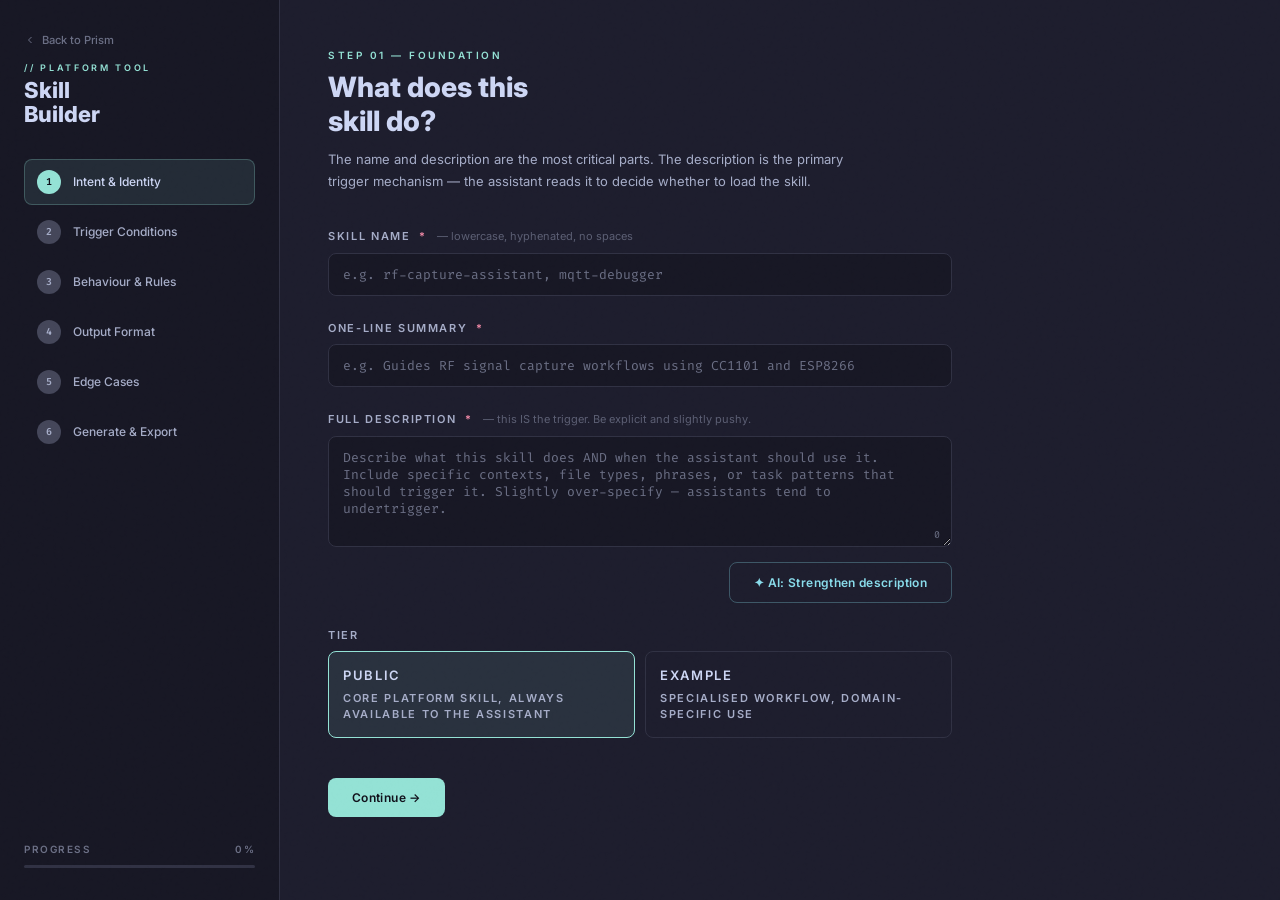
<file: frontend/skill-builder.html>
<!DOCTYPE html>
<html lang="en">
<head>
<meta charset="UTF-8">
<meta name="viewport" content="width=device-width, initial-scale=1.0">
<title>Skill Builder</title>
<link href="https://fonts.googleapis.com/css2?family=Fira+Code:wght@400;500;600&family=Inter:wght@400;500;600;700;800&display=swap" rel="stylesheet">
<style>
  :root {
    --base: #1e1e2e;
    --mantle: #181825;
    --crust: #11111b;
    --surface0: #313244;
    --surface1: #45475a;
    --surface2: #585b70;
    --overlay0: #6c7086;
    --text: #cdd6f4;
    --subtext0: #a6adc8;
    --subtext1: #bac2de;
    --teal: #94e2d5;
    --sky: #89dceb;
    --sapphire: #74c7ec;
    --blue: #89b4fa;
    --lavender: #b4befe;
    --green: #a6e3a1;
    --yellow: #f9e2af;
    --peach: #fab387;
    --red: #f38ba8;
    --accent: var(--teal);
    --accent-dim: rgba(148,226,213,0.10);
    --accent2: var(--red);
    --accent3: var(--sky);
    --bg: var(--base);
    --panel: var(--mantle);
    --border: var(--surface0);
    --border-hi: var(--surface1);
    --muted: var(--overlay0);
    --muted2: var(--surface2);
    --success: var(--green);
    --code: var(--crust);
  }

  * { box-sizing: border-box; margin: 0; padding: 0; }

  body {
    background: var(--bg);
    color: var(--text);
    font-family: 'Inter', -apple-system, BlinkMacSystemFont, 'Segoe UI', Roboto, sans-serif;
    min-height: 100vh;
    overflow-x: hidden;
    font-size: 14px;
    line-height: 1.5;
  }

  /* Subtle noise overlay */
  body::after {
    content: '';
    position: fixed;
    inset: 0;
    background-image: url("data:image/svg+xml,%3Csvg viewBox='0 0 256 256' xmlns='http://www.w3.org/2000/svg'%3E%3Cfilter id='noise'%3E%3CfeTurbulence type='fractalNoise' baseFrequency='0.9' numOctaves='4' stitchTiles='stitch'/%3E%3C/filter%3E%3Crect width='100%25' height='100%25' filter='url(%23noise)' opacity='0.03'/%3E%3C/svg%3E");
    pointer-events: none;
    z-index: 999;
    opacity: 0.25;
  }

  .layout {
    display: grid;
    grid-template-columns: 280px 1fr;
    min-height: 100vh;
  }

  /* Sidebar */
  .sidebar {
    background: var(--panel);
    border-right: 1px solid var(--border);
    padding: 32px 24px;
    position: sticky;
    top: 0;
    height: 100vh;
    display: flex;
    flex-direction: column;
    gap: 32px;
    overflow-y: auto;
  }

  .logo {
    display: flex;
    flex-direction: column;
    gap: 4px;
  }

  .logo-tag {
    font-size: 9px;
    letter-spacing: 0.3em;
    text-transform: uppercase;
    color: var(--accent);
    font-weight: 600;
  }

  .logo-title {
    font-family: 'Inter', sans-serif;
    font-size: 22px;
    font-weight: 800;
    color: var(--text);
    line-height: 1.1;
  }

  /* Steps nav */
  .steps-nav {
    display: flex;
    flex-direction: column;
    gap: 4px;
  }

  .step-item {
    display: flex;
    align-items: center;
    gap: 12px;
    padding: 10px 12px;
    border-radius: 8px;
    cursor: pointer;
    transition: all 0.15s;
    border: 1px solid transparent;
  }

  .step-item:hover { background: var(--surface0); }

  .step-item.active {
    background: var(--accent-dim);
    border-color: rgba(148,226,213,0.25);
  }

  .step-item.completed .step-num { background: var(--success); color: var(--crust); }

  .step-num {
    width: 24px; height: 24px;
    border-radius: 50%;
    background: var(--surface1);
    color: var(--subtext0);
    font-size: 10px;
    font-weight: 600;
    display: flex;
    align-items: center;
    justify-content: center;
    flex-shrink: 0;
    transition: all 0.2s;
    font-family: 'Fira Code', monospace;
  }

  .step-item.active .step-num {
    background: var(--accent);
    color: var(--crust);
  }

  .step-label {
    font-size: 12px;
    color: var(--subtext0);
    transition: color 0.15s;
    font-weight: 500;
  }

  .step-item.active .step-label,
  .step-item.completed .step-label { color: var(--text); }

  /* Progress */
  .progress-wrap {
    margin-top: auto;
  }

  .progress-label {
    font-size: 10px;
    letter-spacing: 0.15em;
    text-transform: uppercase;
    color: var(--muted);
    margin-bottom: 8px;
    display: flex;
    justify-content: space-between;
    font-weight: 600;
  }

  .progress-bar {
    height: 3px;
    background: var(--surface0);
    border-radius: 2px;
    overflow: hidden;
  }

  .progress-fill {
    height: 100%;
    background: var(--accent);
    border-radius: 2px;
    transition: width 0.4s ease;
  }

  /* Main content */
  .main {
    padding: 48px;
    max-width: 720px;
  }

  /* Step panels */
  .step-panel { display: none; }
  .step-panel.active { display: block; }

  .step-header {
    margin-bottom: 36px;
  }

  .step-eyebrow {
    font-size: 10px;
    letter-spacing: 0.25em;
    text-transform: uppercase;
    color: var(--accent);
    margin-bottom: 8px;
    font-weight: 600;
  }

  .step-title {
    font-family: 'Inter', sans-serif;
    font-size: 28px;
    font-weight: 800;
    color: var(--text);
    line-height: 1.2;
    margin-bottom: 10px;
  }

  .step-desc {
    font-size: 13px;
    color: var(--subtext0);
    line-height: 1.7;
    max-width: 520px;
  }

  /* Form fields */
  .field {
    margin-bottom: 24px;
  }

  label {
    display: block;
    font-size: 11px;
    letter-spacing: 0.15em;
    text-transform: uppercase;
    color: var(--subtext0);
    margin-bottom: 8px;
    font-weight: 600;
  }

  label .required { color: var(--accent2); margin-left: 4px; }
  label .hint { color: var(--overlay0); text-transform: none; letter-spacing: 0; font-size: 11px; margin-left: 6px; opacity: 0.8; font-weight: 400; }

  input[type="text"],
  textarea,
  select {
    width: 100%;
    background: var(--panel);
    border: 1px solid var(--border);
    border-radius: 8px;
    padding: 12px 14px;
    color: var(--text);
    font-family: 'Fira Code', monospace;
    font-size: 13px;
    outline: none;
    transition: border-color 0.2s, box-shadow 0.2s;
    resize: vertical;
  }

  input[type="text"]:focus,
  textarea:focus,
  select:focus {
    border-color: var(--accent);
    box-shadow: 0 0 0 3px rgba(148,226,213,0.08);
  }

  input[type="text"]::placeholder,
  textarea::placeholder { color: var(--overlay0); }

  select { appearance: none; cursor: pointer; }
  select option { background: var(--crust); color: var(--text); }

  textarea { min-height: 100px; }

  /* Tag input */
  .tag-wrap {
    background: var(--panel);
    border: 1px solid var(--border);
    border-radius: 8px;
    padding: 8px;
    display: flex;
    flex-wrap: wrap;
    gap: 6px;
    min-height: 48px;
    transition: border-color 0.2s;
    cursor: text;
  }

  .tag-wrap:focus-within {
    border-color: var(--accent);
    box-shadow: 0 0 0 3px rgba(148,226,213,0.08);
  }

  .tag {
    background: var(--accent-dim);
    border: 1px solid rgba(148,226,213,0.25);
    color: var(--accent);
    border-radius: 6px;
    padding: 4px 8px;
    font-size: 11px;
    display: flex;
    align-items: center;
    gap: 6px;
    white-space: nowrap;
    font-family: 'Fira Code', monospace;
    font-weight: 500;
  }

  .tag-remove {
    background: none;
    border: none;
    color: var(--accent);
    cursor: pointer;
    padding: 0;
    font-size: 12px;
    opacity: 0.6;
    line-height: 1;
  }

  .tag-remove:hover { opacity: 1; }

  .tag-input {
    border: none;
    background: transparent;
    color: var(--text);
    font-family: 'Fira Code', monospace;
    font-size: 13px;
    outline: none;
    flex: 1;
    min-width: 120px;
    padding: 4px 6px;
  }

  /* Radio group */
  .radio-group {
    display: grid;
    grid-template-columns: 1fr 1fr;
    gap: 10px;
  }

  .radio-option {
    border: 1px solid var(--border);
    border-radius: 8px;
    padding: 14px;
    cursor: pointer;
    transition: all 0.15s;
    position: relative;
  }

  .radio-option:hover { border-color: var(--surface2); }

  .radio-option input[type="radio"] {
    position: absolute;
    opacity: 0;
    width: 0; height: 0;
  }

  .radio-option.selected {
    border-color: var(--accent);
    background: var(--accent-dim);
  }

  .radio-label {
    font-size: 13px;
    color: var(--text);
    font-weight: 600;
    margin-bottom: 4px;
    display: block;
  }

  .radio-desc {
    font-size: 11px;
    color: var(--subtext0);
    line-height: 1.5;
  }

  /* Textarea with counter */
  .textarea-wrap { position: relative; }
  .char-count {
    position: absolute;
    bottom: 10px;
    right: 12px;
    font-size: 10px;
    color: var(--overlay0);
    pointer-events: none;
    font-family: 'Fira Code', monospace;
  }
  .char-count.warn { color: var(--accent2); }

  /* Divider */
  .divider {
    border: none;
    border-top: 1px solid var(--border);
    margin: 28px 0;
  }

  /* Buttons */
  .btn-row {
    display: flex;
    gap: 10px;
    align-items: center;
    margin-top: 32px;
  }

  .btn {
    padding: 12px 24px;
    border-radius: 8px;
    font-family: 'Inter', sans-serif;
    font-size: 12px;
    font-weight: 600;
    letter-spacing: 0.03em;
    cursor: pointer;
    border: none;
    transition: all 0.15s;
  }

  .btn-primary {
    background: var(--accent);
    color: var(--crust);
  }

  .btn-primary:hover { opacity: 0.88; }
  .btn-primary:active { transform: scale(0.97); }
  .btn-primary:disabled { opacity: 0.35; cursor: not-allowed; transform: none; }

  .btn-ghost {
    background: transparent;
    color: var(--subtext0);
    border: 1px solid var(--border);
  }

  .btn-ghost:hover { border-color: var(--surface2); color: var(--text); }

  .btn-ai {
    background: transparent;
    border: 1px solid rgba(137,220,235,0.3);
    color: var(--accent3);
    display: flex;
    align-items: center;
    gap: 8px;
    margin-left: auto;
  }

  .btn-ai:hover { background: rgba(137,220,235,0.06); border-color: var(--accent3); }
  .btn-ai:disabled { opacity: 0.35; cursor: not-allowed; }

  .btn-ai .spinner {
    width: 12px; height: 12px;
    border: 1.5px solid currentColor;
    border-top-color: transparent;
    border-radius: 50%;
    animation: spin 0.7s linear infinite;
    display: none;
  }

  .btn-ai.loading .spinner { display: block; }
  .btn-ai.loading .btn-ai-label { opacity: 0.6; }

  @keyframes spin { to { transform: rotate(360deg); } }

  /* AI suggestion box */
  .ai-suggestion {
    background: rgba(137,220,235,0.05);
    border: 1px solid rgba(137,220,235,0.2);
    border-radius: 8px;
    padding: 14px;
    font-size: 12px;
    color: var(--accent3);
    line-height: 1.7;
    margin-top: 10px;
    display: none;
    white-space: pre-wrap;
    font-family: 'Fira Code', monospace;
  }

  .ai-suggestion.visible { display: block; }

  .ai-suggestion-header {
    font-size: 9px;
    letter-spacing: 0.2em;
    text-transform: uppercase;
    color: var(--accent3);
    opacity: 0.6;
    margin-bottom: 6px;
    font-weight: 600;
  }

  .apply-btn {
    margin-top: 10px;
    font-size: 11px;
    padding: 6px 12px;
    background: rgba(137,220,235,0.1);
    border: 1px solid rgba(137,220,235,0.3);
    border-radius: 6px;
    color: var(--accent3);
    cursor: pointer;
    font-family: 'Inter', sans-serif;
    font-weight: 600;
    transition: all 0.15s;
  }

  .apply-btn:hover { background: rgba(137,220,235,0.18); }

  /* Output panel */
  .output-header {
    display: flex;
    align-items: center;
    justify-content: space-between;
    margin-bottom: 16px;
  }

  .output-box {
    background: var(--code);
    border: 1px solid var(--border);
    border-radius: 10px;
    overflow: hidden;
  }

  .output-toolbar {
    background: var(--panel);
    border-bottom: 1px solid var(--border);
    padding: 10px 16px;
    display: flex;
    align-items: center;
    justify-content: space-between;
  }

  .output-toolbar-left {
    font-size: 10px;
    letter-spacing: 0.15em;
    text-transform: uppercase;
    color: var(--overlay0);
    font-weight: 600;
  }

  .copy-btn {
    background: var(--surface1);
    border: none;
    border-radius: 6px;
    padding: 5px 12px;
    font-family: 'Inter', sans-serif;
    font-size: 10px;
    color: var(--text);
    cursor: pointer;
    transition: all 0.15s;
    letter-spacing: 0.05em;
    font-weight: 600;
  }

  .copy-btn:hover { background: var(--surface2); }
  .copy-btn.copied { background: var(--success); color: var(--crust); }

  .output-code {
    padding: 24px;
    font-size: 12px;
    line-height: 1.8;
    color: var(--subtext1);
    white-space: pre-wrap;
    overflow-x: auto;
    max-height: 600px;
    overflow-y: auto;
    font-family: 'Fira Code', monospace;
  }

  /* Validation */
  .validation-list {
    display: flex;
    flex-direction: column;
    gap: 8px;
    margin-bottom: 24px;
  }

  .validation-item {
    display: flex;
    align-items: center;
    gap: 10px;
    font-size: 12px;
  }

  .v-dot {
    width: 8px; height: 8px;
    border-radius: 50%;
    flex-shrink: 0;
  }

  .v-dot.ok { background: var(--success); }
  .v-dot.warn { background: var(--yellow); }
  .v-dot.err { background: var(--accent2); }

  .v-label { color: var(--text); font-weight: 500; }
  .v-note { color: var(--overlay0); font-size: 11px; margin-left: auto; font-family: 'Fira Code', monospace; }

  /* Section heading inside step */
  .field-section {
    font-size: 10px;
    letter-spacing: 0.2em;
    text-transform: uppercase;
    color: var(--overlay0);
    margin-bottom: 16px;
    padding-bottom: 8px;
    border-bottom: 1px solid var(--border);
    font-weight: 600;
  }

  /* Back link */
  .back-link {
    text-decoration: none;
    color: var(--overlay0);
    font-size: 0.7rem;
    display: flex;
    align-items: center;
    gap: 0.35rem;
    margin-bottom: 0.5rem;
    transition: color 0.15s;
    font-weight: 500;
  }
  .back-link:hover { color: var(--accent); }

  /* Responsive */
  @media (max-width: 768px) {
    .layout { grid-template-columns: 1fr; }
    .sidebar { position: static; height: auto; }
    .main { padding: 24px; }
    .radio-group { grid-template-columns: 1fr; }
  }
</style>
</head>
<body>
<div class="layout">

  <!-- Sidebar -->
  <aside class="sidebar">
    <div class="logo">
      <a href="/" class="back-link" title="Back to Prism-UI">
        <svg width="12" height="12" viewBox="0 0 24 24" fill="none" stroke="currentColor" stroke-width="2"><polyline points="15 18 9 12 15 6"></polyline></svg> Back to Prism
      </a>
      <div class="logo-tag">// Platform Tool</div>
      <div class="logo-title">Skill<br>Builder</div>
    </div>

    <nav class="steps-nav" id="stepsNav">
      <div class="step-item active" data-step="1" onclick="goToStep(1)">
        <div class="step-num">1</div>
        <div class="step-label">Intent & Identity</div>
      </div>
      <div class="step-item" data-step="2" onclick="goToStep(2)">
        <div class="step-num">2</div>
        <div class="step-label">Trigger Conditions</div>
      </div>
      <div class="step-item" data-step="3" onclick="goToStep(3)">
        <div class="step-num">3</div>
        <div class="step-label">Behaviour & Rules</div>
      </div>
      <div class="step-item" data-step="4" onclick="goToStep(4)">
        <div class="step-num">4</div>
        <div class="step-label">Output Format</div>
      </div>
      <div class="step-item" data-step="5" onclick="goToStep(5)">
        <div class="step-num">5</div>
        <div class="step-label">Edge Cases</div>
      </div>
      <div class="step-item" data-step="6" onclick="goToStep(6)">
        <div class="step-num">6</div>
        <div class="step-label">Generate & Export</div>
      </div>
    </nav>

    <div class="progress-wrap">
      <div class="progress-label">
        <span>Progress</span>
        <span id="progressPct">0%</span>
      </div>
      <div class="progress-bar">
        <div class="progress-fill" id="progressFill" style="width:0%"></div>
      </div>
    </div>
  </aside>

  <!-- Main -->
  <main class="main">

    <!-- Step 1: Intent & Identity -->
    <div class="step-panel active" id="step1">
      <div class="step-header">
        <div class="step-eyebrow">Step 01 — Foundation</div>
        <h1 class="step-title">What does this<br>skill do?</h1>
        <p class="step-desc">The name and description are the most critical parts. The description is the primary trigger mechanism — the assistant reads it to decide whether to load the skill.</p>
      </div>

      <div class="field">
        <label>Skill Name <span class="required">*</span> <span class="hint">— lowercase, hyphenated, no spaces</span></label>
        <input type="text" id="skillName" placeholder="e.g. rf-capture-assistant, mqtt-debugger" oninput="updateProgress()" />
      </div>

      <div class="field">
        <label>One-line Summary <span class="required">*</span></label>
        <input type="text" id="skillSummary" placeholder="e.g. Guides RF signal capture workflows using CC1101 and ESP8266" oninput="updateProgress()" />
      </div>

      <div class="field">
        <label>Full Description <span class="required">*</span> <span class="hint">— this IS the trigger. Be explicit and slightly pushy.</span></label>
        <div class="textarea-wrap">
          <textarea id="skillDesc" rows="5" placeholder="Describe what this skill does AND when the assistant should use it. Include specific contexts, file types, phrases, or task patterns that should trigger it. Slightly over-specify — assistants tend to undertrigger." oninput="updateCharCount('skillDesc','descCount'); updateProgress()"></textarea>
          <span class="char-count" id="descCount">0</span>
        </div>
        <div class="btn-row" style="margin-top:10px;">
          <button class="btn btn-ai" id="aiDescBtn" onclick="aiImproveDesc()">
            <div class="spinner"></div>
            <span class="btn-ai-label">✦ AI: Strengthen description</span>
          </button>
        </div>
        <div class="ai-suggestion" id="descSuggestion">
          <div class="ai-suggestion-header">// AI Suggestion</div>
          <div id="descSuggestionText"></div>
          <button class="apply-btn" onclick="applyDescSuggestion()">Apply suggestion →</button>
        </div>
      </div>

      <div class="field">
        <label>Tier</label>
        <div class="radio-group">
          <label class="radio-option selected" id="tierPublic" onclick="selectTier('public')">
            <input type="radio" name="tier" value="public" checked>
            <span class="radio-label">Public</span>
            <span class="radio-desc">Core platform skill, always available to the assistant</span>
          </label>
          <label class="radio-option" id="tierExample" onclick="selectTier('example')">
            <input type="radio" name="tier" value="example">
            <span class="radio-label">Example</span>
            <span class="radio-desc">Specialised workflow, domain-specific use</span>
          </label>
        </div>
      </div>

      <div class="btn-row">
        <button class="btn btn-primary" onclick="nextStep(1)">Continue →</button>
      </div>
    </div>

    <!-- Step 2: Trigger Conditions -->
    <div class="step-panel" id="step2">
      <div class="step-header">
        <div class="step-eyebrow">Step 02 — Triggering</div>
        <h1 class="step-title">When should it<br>fire?</h1>
        <p class="step-desc">Define the exact phrases, contexts, and file types that should activate this skill. Also define what should NOT trigger it to prevent false positives.</p>
      </div>

      <div class="field">
        <label>Trigger Phrases <span class="hint">— press Enter to add each one</span></label>
        <div class="tag-wrap" id="triggerWrap" onclick="focusTriggerInput()">
          <input class="tag-input" id="triggerInput" placeholder='Type a phrase, press Enter...' onkeydown="handleTagInput(event, 'triggers')" />
        </div>
      </div>

      <div class="field">
        <label>File Types / Extensions <span class="hint">— e.g. .docx, .pptx, .csv</span></label>
        <div class="tag-wrap" id="fileTypeWrap" onclick="focusFileInput()">
          <input class="tag-input" id="fileTypeInput" placeholder='Type extension, press Enter...' onkeydown="handleTagInput(event, 'fileTypes')" />
        </div>
      </div>

      <div class="field">
        <label>Explicit Exclusions <span class="hint">— what should NOT trigger this skill</span></label>
        <textarea id="exclusions" rows="3" placeholder="e.g. Do NOT trigger for simple single-step queries. Do NOT use when the deliverable is a Word doc, not a spreadsheet."></textarea>
      </div>

      <div class="field">
        <label>Complexity threshold</label>
        <div class="radio-group">
          <label class="radio-option selected" id="complexSimple" onclick="selectComplexity('simple')">
            <input type="radio" name="complexity" value="simple" checked>
            <span class="radio-label">Any complexity</span>
            <span class="radio-desc">Fires even on simple one-step requests</span>
          </label>
          <label class="radio-option" id="complexMulti" onclick="selectComplexity('multi')">
            <input type="radio" name="complexity" value="multi">
            <span class="radio-label">Multi-step only</span>
            <span class="radio-desc">Only fires for complex, multi-part tasks</span>
          </label>
        </div>
      </div>

      <div class="btn-row">
        <button class="btn btn-ghost" onclick="prevStep(2)">← Back</button>
        <button class="btn btn-primary" onclick="nextStep(2)">Continue →</button>
        <button class="btn btn-ai" id="aiTriggerBtn" onclick="aiSuggestTriggers()">
          <div class="spinner"></div>
          <span class="btn-ai-label">✦ AI: Suggest triggers</span>
        </button>
      </div>
      <div class="ai-suggestion" id="triggerSuggestion">
        <div class="ai-suggestion-header">// AI Suggestion</div>
        <div id="triggerSuggestionText"></div>
      </div>
    </div>

    <!-- Step 3: Behaviour & Rules -->
    <div class="step-panel" id="step3">
      <div class="step-header">
        <div class="step-eyebrow">Step 03 — Instructions</div>
        <h1 class="step-title">How should it<br>behave?</h1>
        <p class="step-desc">The body of the SKILL.md — the step-by-step instructions the assistant follows when the skill triggers. Be explicit. Avoid ambiguity.</p>
      </div>

      <div class="field">
        <label>Overview / Purpose <span class="hint">— one paragraph explaining the skill's role</span></label>
        <textarea id="overview" rows="3" placeholder="e.g. This skill guides the assistant through RF capture workflows, ensuring correct wiring verification before any capture session and safe frequency handling..."></textarea>
      </div>

      <div class="field">
        <label>Step-by-step Instructions <span class="hint">— numbered steps the assistant must follow</span></label>
        <textarea id="instructions" rows="8" placeholder="1. First, always verify hardware connections before proceeding&#10;2. Check that the CC1101 is responding on SPI...&#10;3. ..."></textarea>
      </div>

      <div class="field">
        <label>DO Rules <span class="hint">— explicit positive requirements</span></label>
        <textarea id="doRules" rows="4" placeholder="- Always verify board-specific datasheets before wiring guidance&#10;- Always provide color-coded wire diagrams&#10;- Always confirm frequency is legal in user's region"></textarea>
      </div>

      <div class="field">
        <label>DO NOT Rules <span class="hint">— hard prohibitions</span></label>
        <textarea id="dontRules" rows="4" placeholder="- Do NOT provide confident pin assignments without verified datasheet&#10;- Do NOT suggest frequencies without legal verification&#10;- Do NOT skip hardware verification step"></textarea>
      </div>

      <div class="btn-row">
        <button class="btn btn-ghost" onclick="prevStep(3)">← Back</button>
        <button class="btn btn-primary" onclick="nextStep(3)">Continue →</button>
        <button class="btn btn-ai" id="aiBehaviourBtn" onclick="aiSuggestBehaviour()">
          <div class="spinner"></div>
          <span class="btn-ai-label">✦ AI: Draft instructions</span>
        </button>
      </div>
      <div class="ai-suggestion" id="behaviourSuggestion">
        <div class="ai-suggestion-header">// AI Suggestion</div>
        <div id="behaviourSuggestionText"></div>
        <button class="apply-btn" onclick="applyBehaviourSuggestion()">Apply to instructions →</button>
      </div>
    </div>

    <!-- Step 4: Output Format -->
    <div class="step-panel" id="step4">
      <div class="step-header">
        <div class="step-eyebrow">Step 04 — Output</div>
        <h1 class="step-title">What does it<br>produce?</h1>
        <p class="step-desc">Define the expected output — files, formats, structure. This tells the assistant exactly what success looks like.</p>
      </div>

      <div class="field">
        <label>Primary Output Type</label>
        <select id="outputType">
          <option value="none">No file output — in-conversation response</option>
          <option value="markdown">.md — Markdown document</option>
          <option value="docx">.docx — Word document</option>
          <option value="pdf">.pdf — PDF document</option>
          <option value="pptx">.pptx — PowerPoint presentation</option>
          <option value="xlsx">.xlsx — Spreadsheet</option>
          <option value="html">.html — HTML artifact</option>
          <option value="code">Code file(s)</option>
          <option value="multiple">Multiple file types</option>
          <option value="custom">Custom / other</option>
        </select>
      </div>

      <div class="field">
        <label>Output Structure <span class="hint">— describe the shape of the output</span></label>
        <textarea id="outputStructure" rows="4" placeholder="e.g. A .md file with sections: Overview, Wiring Diagram, Capture Commands, Troubleshooting. Always ends with a safety checklist.&#10;&#10;Or: Inline response only — numbered steps, no headers, plain prose."></textarea>
      </div>

      <div class="field">
        <label>Tone / Style</label>
        <select id="outputTone">
          <option value="technical">Technical — precise, exact commands, no fluff</option>
          <option value="concierge">Concierge — warm, guided, one step at a time</option>
          <option value="analytical">Analytical — data-driven, shows workings</option>
          <option value="educational">Educational — explains concepts alongside instructions</option>
          <option value="brutal">Brutally concise — minimum words, maximum signal</option>
          <option value="custom">Custom (describe in notes)</option>
        </select>
      </div>

      <div class="field">
        <label>Output Notes <span class="hint">— anything else about format or quality standards</span></label>
        <textarea id="outputNotes" rows="3" placeholder="e.g. Always show exact commands in code blocks. Never summarise hardware pin assignments — always show the full table."></textarea>
      </div>

      <div class="btn-row">
        <button class="btn btn-ghost" onclick="prevStep(4)">← Back</button>
        <button class="btn btn-primary" onclick="nextStep(4)">Continue →</button>
      </div>
    </div>

    <!-- Step 5: Edge Cases -->
    <div class="step-panel" id="step5">
      <div class="step-header">
        <div class="step-eyebrow">Step 05 — Robustness</div>
        <h1 class="step-title">What could go<br>wrong?</h1>
        <p class="step-desc">Edge cases, failure modes, and ambiguous situations. A skill without these will silently degrade on unusual inputs.</p>
      </div>

      <div class="field">
        <label>Known Edge Cases <span class="hint">— situations that need special handling</span></label>
        <textarea id="edgeCases" rows="5" placeholder="e.g. If the user uploads a file but doesn't specify format, default to .xlsx.&#10;If the user asks for both PDF and DOCX output, produce both.&#10;If the task is ambiguous between two skills, prefer X over Y because..."></textarea>
      </div>

      <div class="field">
        <label>Dependencies / Compatibility <span class="hint">— tools, libraries, platform requirements</span></label>
        <textarea id="dependencies" rows="3" placeholder="e.g. Requires bash_tool for file creation. Requires python3 with pypdf installed. Only works in the assistant Code, not the assistant.ai."></textarea>
      </div>

      <div class="field">
        <label>Related Skills <span class="hint">— skills this might conflict or overlap with</span></label>
        <textarea id="relatedSkills" rows="3" placeholder="e.g. Overlaps with pdf-reading for extraction tasks — prefer this skill when the task also involves creation.&#10;Conflicts with docx when output type is ambiguous."></textarea>
      </div>

      <div class="field">
        <label>Additional Notes <span class="hint">— anything else the skill author wants to capture</span></label>
        <textarea id="additionalNotes" rows="3" placeholder="Free-form notes, caveats, version history, known issues..."></textarea>
      </div>

      <div class="btn-row">
        <button class="btn btn-ghost" onclick="prevStep(5)">← Back</button>
        <button class="btn btn-primary" onclick="nextStep(5)">Generate Skill →</button>
        <button class="btn btn-ai" id="aiEdgeBtn" onclick="aiSuggestEdgeCases()">
          <div class="spinner"></div>
          <span class="btn-ai-label">✦ AI: Suggest edge cases</span>
        </button>
      </div>
      <div class="ai-suggestion" id="edgeSuggestion">
        <div class="ai-suggestion-header">// AI Suggestion</div>
        <div id="edgeSuggestionText"></div>
        <button class="apply-btn" onclick="applyEdgeSuggestion()">Apply to edge cases →</button>
      </div>
    </div>

    <!-- Step 6: Generate -->
    <div class="step-panel" id="step6">
      <div class="step-header">
        <div class="step-eyebrow">Step 06 — Export</div>
        <h1 class="step-title">Your SKILL.md</h1>
        <p class="step-desc">Generated from your inputs. Copy this into a <code style="color:var(--accent);font-size:12px;font-family:'Fira Code',monospace">SKILL.md</code> file inside your skill folder at <code style="color:var(--accent);font-size:12px;font-family:'Fira Code',monospace">/mnt/skills/</code>.</p>
      </div>

      <div class="validation-list" id="validationList"></div>

      <div class="output-box">
        <div class="output-toolbar">
          <span class="output-toolbar-left">// SKILL.md</span>
          <button class="copy-btn" id="copyBtn" onclick="copyOutput()">Copy</button>
        </div>
        <pre class="output-code" id="outputCode"></pre>
      </div>

      <div class="btn-row" style="margin-top:24px;">
        <button class="btn btn-ghost" onclick="prevStep(6)">← Back</button>
        <button class="btn btn-ai" id="aiRefineBtn" onclick="aiRefineSkill()">
          <div class="spinner"></div>
          <span class="btn-ai-label">✦ AI: Refine entire skill</span>
        </button>
      </div>
      <div class="ai-suggestion" id="refineSuggestion">
        <div class="ai-suggestion-header">// AI Refinement</div>
        <div id="refineSuggestionText"></div>
        <button class="apply-btn" onclick="applyRefinedSkill()">Replace with refined version →</button>
      </div>
    </div>

  </main>
</div>

<script>
  // State
  const state = {
    currentStep: 1,
    totalSteps: 6,
    tier: 'public',
    complexity: 'simple',
    outputType: 'none',
    triggers: [],
    fileTypes: [],
    aiDescSuggestion: '',
    aiBehaviourSuggestion: '',
    aiEdgeSuggestion: '',
    aiRefinedSkill: ''
  };

  // Navigation
  function goToStep(n) {
    document.querySelectorAll('.step-panel').forEach(p => p.classList.remove('active'));
    document.querySelectorAll('.step-item').forEach(i => i.classList.remove('active'));
    document.getElementById('step' + n).classList.add('active');
    document.querySelector('[data-step="' + n + '"]').classList.add('active');
    state.currentStep = n;
    updateProgress();
    if (n === 6) generateOutput();
  }

  function nextStep(current) {
    if (current < state.totalSteps) goToStep(current + 1);
    markCompleted(current);
  }

  function prevStep(current) {
    if (current > 1) goToStep(current - 1);
  }

  function markCompleted(step) {
    const item = document.querySelector('[data-step="' + step + '"]');
    if (item) item.classList.add('completed');
  }

  function updateProgress() {
    const filled = document.querySelectorAll('.step-item.completed').length;
    const pct = Math.round((filled / state.totalSteps) * 100);
    document.getElementById('progressFill').style.width = pct + '%';
    document.getElementById('progressPct').textContent = pct + '%';
  }

  // Tier selection
  function selectTier(val) {
    state.tier = val;
    document.getElementById('tierPublic').classList.toggle('selected', val === 'public');
    document.getElementById('tierExample').classList.toggle('selected', val === 'example');
  }

  // Complexity selection
  function selectComplexity(val) {
    state.complexity = val;
    document.getElementById('complexSimple').classList.toggle('selected', val === 'simple');
    document.getElementById('complexMulti').classList.toggle('selected', val === 'multi');
  }

  // Tag inputs
  function handleTagInput(e, type) {
    if (e.key === 'Enter') {
      e.preventDefault();
      const inputId = type === 'triggers' ? 'triggerInput' : 'fileTypeInput';
      const wrapId  = type === 'triggers' ? 'triggerWrap'  : 'fileTypeWrap';
      const val = document.getElementById(inputId).value.trim();
      if (!val) return;
      if (type === 'triggers' && !state.triggers.includes(val)) {
        state.triggers.push(val);
        renderTags('triggers', 'triggerWrap', 'triggerInput');
      } else if (type === 'fileTypes' && !state.fileTypes.includes(val)) {
        state.fileTypes.push(val);
        renderTags('fileTypes', 'fileTypeWrap', 'fileTypeInput');
      }
    }
  }

  function renderTags(type, wrapId, inputId) {
    const wrap = document.getElementById(wrapId);
    const arr = type === 'triggers' ? state.triggers : state.fileTypes;
    const existing = wrap.querySelectorAll('.tag');
    existing.forEach(t => t.remove());
    arr.forEach((val, i) => {
      const tag = document.createElement('div');
      tag.className = 'tag';
      tag.innerHTML = `${val}<button class="tag-remove" onclick="removeTag('${type}',${i})">×</button>`;
      wrap.insertBefore(tag, wrap.querySelector('input'));
    });
    document.getElementById(inputId).value = '';
  }

  function removeTag(type, i) {
    if (type === 'triggers') state.triggers.splice(i, 1);
    else state.fileTypes.splice(i, 1);
    const wrapId  = type === 'triggers' ? 'triggerWrap'  : 'fileTypeWrap';
    const inputId = type === 'triggers' ? 'triggerInput' : 'fileTypeInput';
    renderTags(type, wrapId, inputId);
  }

  function focusTriggerInput() { document.getElementById('triggerInput').focus(); }
  function focusFileInput()    { document.getElementById('fileTypeInput').focus(); }

  // Char count
  function updateCharCount(textareaId, counterId) {
    const len = document.getElementById(textareaId).value.length;
    const el  = document.getElementById(counterId);
    el.textContent = len;
    el.classList.toggle('warn', len > 800);
  }

  // Collect all data
  function collectData() {
    return {
      name:         document.getElementById('skillName').value.trim(),
      summary:      document.getElementById('skillSummary').value.trim(),
      desc:         document.getElementById('skillDesc').value.trim(),
      tier:         state.tier,
      triggers:     state.triggers,
      fileTypes:    state.fileTypes,
      exclusions:   document.getElementById('exclusions').value.trim(),
      complexity:   state.complexity,
      overview:     document.getElementById('overview').value.trim(),
      instructions: document.getElementById('instructions').value.trim(),
      doRules:      document.getElementById('doRules').value.trim(),
      dontRules:    document.getElementById('dontRules').value.trim(),
      outputType:   document.getElementById('outputType').value,
      outputStruct: document.getElementById('outputStructure').value.trim(),
      outputTone:   document.getElementById('outputTone').value,
      outputNotes:  document.getElementById('outputNotes').value.trim(),
      edgeCases:    document.getElementById('edgeCases').value.trim(),
      dependencies: document.getElementById('dependencies').value.trim(),
      relatedSkills:document.getElementById('relatedSkills').value.trim(),
      notes:        document.getElementById('additionalNotes').value.trim()
    };
  }

  // Generate SKILL.md
  function generateOutput() {
    const d = collectData();
    let md = '';

    // Frontmatter
    md += `---\n`;
    md += `name: ${d.name || 'unnamed-skill'}\n`;
    const descForFrontmatter = d.desc || d.summary || 'No description provided.';
    md += `description: "${descForFrontmatter.replace(/"/g, '\\"')}"\n`;
    if (d.dependencies) md += `compatibility: "${d.dependencies.replace(/"/g, '\\"')}"\n`;
    md += `---\n\n`;

    // Title
    md += `# ${d.name || 'Skill'}\n\n`;

    // Overview
    if (d.overview) {
      md += `## Overview\n\n${d.overview}\n\n`;
    }

    // Triggers summary
    if (d.triggers.length || d.fileTypes.length || d.exclusions) {
      md += `## When to Use\n\n`;
      if (d.triggers.length) {
        md += `**Trigger phrases:** ${d.triggers.join(', ')}\n\n`;
      }
      if (d.fileTypes.length) {
        md += `**File types:** ${d.fileTypes.join(', ')}\n\n`;
      }
      if (d.complexity === 'multi') {
        md += `**Complexity:** Only trigger for multi-step, complex tasks — not simple single-step queries.\n\n`;
      }
      if (d.exclusions) {
        md += `**Do NOT trigger when:**\n${d.exclusions}\n\n`;
      }
    }

    // Instructions
    if (d.instructions) {
      md += `## Instructions\n\n${d.instructions}\n\n`;
    }

    // Do / Don't
    if (d.doRules || d.dontRules) {
      md += `## Rules\n\n`;
      if (d.doRules) md += `### Always\n\n${d.doRules}\n\n`;
      if (d.dontRules) md += `### Never\n\n${d.dontRules}\n\n`;
    }

    // Output
    if (d.outputType !== 'none' || d.outputStruct || d.outputNotes) {
      md += `## Output\n\n`;
      if (d.outputType !== 'none') md += `**Primary format:** ${d.outputType}\n\n`;
      if (d.outputTone)   md += `**Tone:** ${d.outputTone}\n\n`;
      if (d.outputStruct) md += `**Structure:**\n${d.outputStruct}\n\n`;
      if (d.outputNotes)  md += `**Quality standards:**\n${d.outputNotes}\n\n`;
    }

    // Edge cases
    if (d.edgeCases) {
      md += `## Edge Cases\n\n${d.edgeCases}\n\n`;
    }

    // Related skills
    if (d.relatedSkills) {
      md += `## Related Skills\n\n${d.relatedSkills}\n\n`;
    }

    // Additional notes
    if (d.notes) {
      md += `## Notes\n\n${d.notes}\n\n`;
    }

    document.getElementById('outputCode').textContent = md.trim();
    runValidation(d);
  }

  // Validation
  function runValidation(d) {
    const items = [
      { ok: !!d.name,         label: 'Skill name defined',             note: d.name || 'missing' },
      { ok: d.desc.length > 60, label: 'Description is substantive',  note: d.desc.length + ' chars' },
      { ok: d.triggers.length > 0, label: 'Trigger phrases defined',  note: d.triggers.length + ' phrases' },
      { ok: !!d.instructions, label: 'Instructions provided',          note: d.instructions ? 'present' : 'empty' },
      { ok: !!d.doRules || !!d.dontRules, label: 'Rules defined',     note: 'DO / DO NOT' },
      { ok: !!d.edgeCases,    label: 'Edge cases covered',             note: d.edgeCases ? 'present' : 'consider adding' }
    ];

    const list = document.getElementById('validationList');
    list.innerHTML = items.map(item => `
      <div class="validation-item">
        <div class="v-dot ${item.ok ? 'ok' : 'warn'}"></div>
        <span class="v-label">${item.label}</span>
        <span class="v-note">${item.note}</span>
      </div>
    `).join('');
  }

  // Copy
  function copyOutput() {
    const text = document.getElementById('outputCode').textContent;
    navigator.clipboard.writeText(text).then(() => {
      const btn = document.getElementById('copyBtn');
      btn.textContent = 'Copied!';
      btn.classList.add('copied');
      setTimeout(() => { btn.textContent = 'Copy'; btn.classList.remove('copied'); }, 2000);
    });
  }

  // === AI FUNCTIONS ===

  async function callthe assistant(systemPrompt, userPrompt, btnId) {
    const btn = document.getElementById(btnId);
    btn.disabled = true;
    btn.classList.add('loading');
    try {
      const res = await fetch("https://api.anthropic.com/v1/messages", {
        method: "POST",
        headers: { "Content-Type": "application/json" },
        body: JSON.stringify({
          model: "the assistant-sonnet-4-20250514",
          max_tokens: 1000,
          system: systemPrompt,
          messages: [{ role: "user", content: userPrompt }]
        })
      });
      const data = await res.json();
      if (data.error) return `Error: ${data.error.message}`;
      return data.content.filter(b => b.type === "text").map(b => b.text).join("").trim();
    } catch (e) {
      return `Network error: ${e.message}`;
    } finally {
      btn.disabled = false;
      btn.classList.remove('loading');
    }
  }

  async function aiImproveDesc() {
    const name    = document.getElementById('skillName').value.trim();
    const summary = document.getElementById('skillSummary').value.trim();
    const current = document.getElementById('skillDesc').value.trim();

    const result = await callthe assistant(
      `You are an expert at writing skill descriptions for an AI assistant platform. Skill descriptions are the PRIMARY trigger mechanism — the assistant reads them to decide whether to load the skill. They must be explicit, specific, and slightly "pushy" to avoid undertriggering. Do NOT use markdown headers, bullet points, or lists. Return only the improved description text, nothing else.`,
      `Skill name: ${name}\nSummary: ${summary}\nCurrent description: ${current || '(empty)'}\n\nWrite an improved version that is more specific about when to trigger, covers more edge cases, and is slightly pushy about using the skill. Keep it to 2-4 sentences.`,
      'aiDescBtn'
    );

    state.aiDescSuggestion = result;
    document.getElementById('descSuggestionText').textContent = result;
    document.getElementById('descSuggestion').classList.add('visible');
  }

  function applyDescSuggestion() {
    document.getElementById('skillDesc').value = state.aiDescSuggestion;
    updateCharCount('skillDesc', 'descCount');
    document.getElementById('descSuggestion').classList.remove('visible');
  }

  async function aiSuggestTriggers() {
    const name    = document.getElementById('skillName').value.trim();
    const desc    = document.getElementById('skillDesc').value.trim();
    const summary = document.getElementById('skillSummary').value.trim();

    const result = await callthe assistant(
      `You are an expert at designing skill triggering systems for AI assistants. Given a skill's name and description, suggest trigger phrases, exclusions, and file types. Return a plain text list — no markdown, no headers. Format: "Trigger phrases: x, y, z" then newline "Exclusions: ..." then newline "File types: ..." Use only what's relevant; omit sections that don't apply.`,
      `Skill: ${name}\nDescription: ${desc || summary}\n\nSuggest specific trigger phrases, any file type associations, and explicit exclusions to prevent false positives.`,
      'aiTriggerBtn'
    );

    document.getElementById('triggerSuggestionText').textContent = result;
    document.getElementById('triggerSuggestion').classList.add('visible');
  }

  async function aiSuggestBehaviour() {
    const name    = document.getElementById('skillName').value.trim();
    const desc    = document.getElementById('skillDesc').value.trim();
    const summary = document.getElementById('skillSummary').value.trim();

    const result = await callthe assistant(
      `You are an expert at writing step-by-step instructions for AI skill files. Write clear, numbered instructions that an AI assistant would follow when this skill triggers. Be specific, technical, and unambiguous. Include DO and DO NOT rules at the end. Plain text only — no markdown headers.`,
      `Skill: ${name}\nDescription: ${desc || summary}\n\nDraft the instructions section of the SKILL.md. Number each step. After the steps, add 3-4 "Always" rules and 3-4 "Never" rules on separate lines.`,
      'aiBehaviourBtn'
    );

    state.aiBehaviourSuggestion = result;
    document.getElementById('behaviourSuggestionText').textContent = result;
    document.getElementById('behaviourSuggestion').classList.add('visible');
  }

  function applyBehaviourSuggestion() {
    document.getElementById('instructions').value = state.aiBehaviourSuggestion;
    document.getElementById('behaviourSuggestion').classList.remove('visible');
  }

  async function aiSuggestEdgeCases() {
    const d = collectData();

    const result = await callthe assistant(
      `You are an expert at anticipating failure modes and edge cases in AI skill design. Given a skill's purpose and rules, identify the most likely edge cases, conflicts with other skills, and ambiguous situations. Be specific and practical. Plain text, numbered list.`,
      `Skill: ${d.name}\nDescription: ${d.desc || d.summary}\nInstructions: ${d.instructions}\nDO: ${d.doRules}\nDON'T: ${d.dontRules}\n\nList the top 4-6 edge cases this skill should explicitly handle, and any potential conflicts with other skills.`,
      'aiEdgeBtn'
    );

    state.aiEdgeSuggestion = result;
    document.getElementById('edgeSuggestionText').textContent = result;
    document.getElementById('edgeSuggestion').classList.add('visible');
  }

  function applyEdgeSuggestion() {
    document.getElementById('edgeCases').value = state.aiEdgeSuggestion;
    document.getElementById('edgeSuggestion').classList.remove('visible');
  }

  async function aiRefineSkill() {
    const current = document.getElementById('outputCode').textContent;

    const result = await callthe assistant(
      `You are an expert at writing SKILL.md files for an AI assistant platform. Given a draft SKILL.md, refine it to be cleaner, more precise, better structured, and with a stronger description that will reliably trigger. Return ONLY the complete refined SKILL.md — no commentary, no preamble, no code fences.`,
      `Here is the current SKILL.md:\n\n${current}\n\nRefine it. Keep all the user's intent. Improve: description trigger strength, instruction clarity, rule specificity, and overall structure. Return only the complete file.`,
      'aiRefineBtn'
    );

    state.aiRefinedSkill = result;
    document.getElementById('refineSuggestionText').textContent = result.substring(0, 300) + (result.length > 300 ? '...' : '');
    document.getElementById('refineSuggestion').classList.add('visible');
  }

  function applyRefinedSkill() {
    document.getElementById('outputCode').textContent = state.aiRefinedSkill;
    document.getElementById('refineSuggestion').classList.remove('visible');
  }
</script>
</body>
</html>
</file>
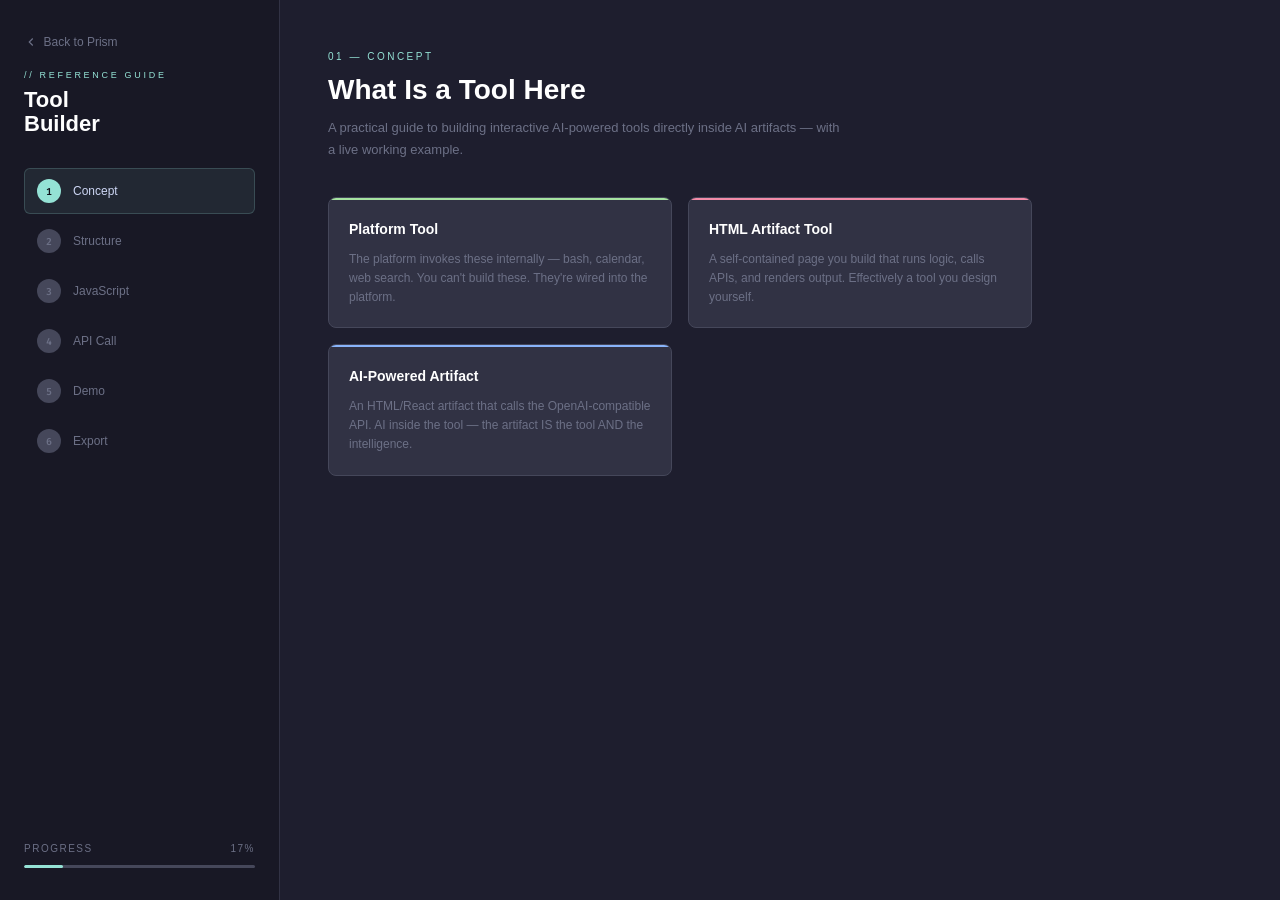
<file: frontend/tool-builder.html>
<!DOCTYPE html>
<html lang="en">
<head>
<meta charset="UTF-8">
<meta name="viewport" content="width=device-width, initial-scale=1.0">
<title>Building Tools — A Practical Guide</title>
<link href="https://fonts.googleapis.com/css2?family=Fira+Code:wght@300;400;500;600;700&display=swap" rel="stylesheet">
<style>
  :root {
    /* Catppuccin Mocha */
    --base:     #1e1e2e;
    --mantle:   #181825;
    --crust:    #11111b;
    --surface0: #313244;
    --surface1: #45475a;
    --surface2: #585b70;
    --overlay0: #6c7086;
    --overlay1: #7f849c;
    --subtext0: #a6adc8;
    --text:     #cdd6f4;
    --lavender: #b4befe;
    --blue:     #89b4fa;
    --sapphire: #74c7ec;
    --sky:      #89dceb;
    --teal:     #94e2d5;
    --green:    #a6e3a1;
    --yellow:   #f9e2af;
    --peach:    #fab387;
    --red:      #f38ba8;
    --pink:     #f5c2e7;

    /* Aliases for inline styles from original */
    --accent:   var(--teal);
    --muted:    var(--overlay0);
    --accent2:  var(--red);
    --accent3:  var(--sky);
    --success:  var(--green);
    --code-bg:  var(--crust);
    --panel:    var(--surface0);
    --border:   var(--surface1);

    --font-sans: -apple-system, BlinkMacSystemFont, 'Segoe UI', Roboto, sans-serif;
    --font-mono: 'Fira Code', 'SF Mono', monospace;
  }

  * { box-sizing: border-box; margin: 0; padding: 0; }

  body {
    background: var(--base);
    color: var(--text);
    font-family: var(--font-sans);
    line-height: 1.7;
    min-height: 100vh;
    overflow-x: hidden;
  }

  /* Layout */
  .layout {
    display: grid;
    grid-template-columns: 280px 1fr;
    min-height: 100vh;
  }

  /* Sidebar */
  .sidebar {
    background: var(--mantle);
    border-right: 1px solid var(--surface0);
    padding: 32px 24px;
    position: sticky;
    top: 0;
    height: 100vh;
    display: flex;
    flex-direction: column;
    gap: 32px;
    overflow-y: auto;
  }

  .logo {
    display: flex;
    flex-direction: column;
    gap: 4px;
  }

  .logo-tag {
    font-size: 9px;
    letter-spacing: 0.3em;
    text-transform: uppercase;
    color: var(--teal);
  }

  .logo-title {
    font-family: var(--font-sans);
    font-size: 22px;
    font-weight: 700;
    color: #fff;
    line-height: 1.1;
  }

  /* Steps nav */
  .steps-nav {
    display: flex;
    flex-direction: column;
    gap: 4px;
  }

  .step-item {
    display: flex;
    align-items: center;
    gap: 12px;
    padding: 10px 12px;
    border-radius: 6px;
    cursor: pointer;
    transition: all 0.15s;
    border: 1px solid transparent;
  }

  .step-item:hover { background: rgba(255,255,255,0.03); }

  .step-item.active {
    background: rgba(148,226,213,0.08);
    border-color: rgba(148,226,213,0.2);
  }

  .step-item.completed .step-num { background: var(--green); color: var(--crust); }

  .step-num {
    width: 24px; height: 24px;
    border-radius: 50%;
    background: var(--surface1);
    color: var(--overlay0);
    font-size: 10px;
    font-weight: 600;
    display: flex;
    align-items: center;
    justify-content: center;
    flex-shrink: 0;
    transition: all 0.2s;
    font-family: var(--font-mono);
  }

  .step-item.active .step-num {
    background: var(--teal);
    color: var(--crust);
  }

  .step-label {
    font-size: 12px;
    color: var(--overlay0);
    transition: color 0.15s;
  }

  .step-item.active .step-label,
  .step-item.completed .step-label { color: var(--text); }

  /* Progress */
  .progress-wrap {
    margin-top: auto;
  }

  .progress-label {
    font-size: 10px;
    letter-spacing: 0.15em;
    text-transform: uppercase;
    color: var(--overlay0);
    margin-bottom: 8px;
    display: flex;
    justify-content: space-between;
  }

  .progress-bar {
    height: 3px;
    background: var(--surface1);
    border-radius: 2px;
    overflow: hidden;
  }

  .progress-fill {
    height: 100%;
    background: var(--teal);
    border-radius: 2px;
    transition: width 0.4s ease;
  }

  /* Main content */
  .main {
    padding: 48px;
    max-width: 800px;
  }

  /* Step panels */
  .step-panel { display: none; }
  .step-panel.active { display: block; }

  .step-header {
    margin-bottom: 36px;
  }

  .step-eyebrow {
    font-size: 10px;
    letter-spacing: 0.25em;
    text-transform: uppercase;
    color: var(--teal);
    margin-bottom: 8px;
  }

  .step-title {
    font-family: var(--font-sans);
    font-size: 28px;
    font-weight: 700;
    color: #fff;
    line-height: 1.2;
    margin-bottom: 10px;
  }

  .step-desc {
    font-size: 13px;
    color: var(--overlay0);
    line-height: 1.7;
    max-width: 520px;
  }

  /* Concept cards */
  .concept-grid {
    display: grid;
    grid-template-columns: repeat(auto-fit, minmax(260px, 1fr));
    gap: 16px;
    margin-bottom: 32px;
  }

  .concept-card {
    background: var(--surface0);
    border: 1px solid var(--surface1);
    border-radius: 8px;
    padding: 20px;
    position: relative;
    overflow: hidden;
    transition: border-color 0.2s;
  }

  .concept-card::before {
    content: '';
    position: absolute;
    top: 0; left: 0; right: 0;
    height: 2px;
  }

  .concept-card.green::before { background: var(--green); }
  .concept-card.red::before { background: var(--red); }
  .concept-card.blue::before { background: var(--blue); }

  .concept-card:hover { border-color: var(--surface2); }

  .concept-card h3 {
    font-family: var(--font-sans);
    font-size: 14px;
    font-weight: 700;
    margin-bottom: 8px;
    color: #fff;
  }

  .concept-card p {
    font-size: 12px;
    color: var(--overlay0);
    line-height: 1.6;
  }

  /* Code block */
  .code-block {
    background: var(--crust);
    border: 1px solid var(--surface1);
    border-radius: 8px;
    overflow: hidden;
    margin: 16px 0;
    font-size: 12px;
  }

  .code-header {
    background: var(--surface0);
    border-bottom: 1px solid var(--surface1);
    padding: 10px 16px;
    display: flex;
    align-items: center;
    justify-content: space-between;
  }

  .code-header .lang {
    font-size: 10px;
    letter-spacing: 0.15em;
    text-transform: uppercase;
    color: var(--overlay0);
  }

  .code-header .dots {
    display: flex;
    gap: 6px;
  }

  .dot {
    width: 10px; height: 10px;
    border-radius: 50%;
  }

  .dot.r { background: #ff5f57; }
  .dot.y { background: #febc2e; }
  .dot.g { background: #28c840; }

  pre {
    padding: 20px;
    overflow-x: auto;
    color: var(--text);
    white-space: pre;
    font-family: var(--font-mono);
  }

  code {
    background: var(--crust);
    padding: 2px 6px;
    border-radius: 4px;
    font-family: var(--font-mono);
    font-size: 0.9em;
    color: var(--teal);
  }

  .kw { color: #c792ea; }
  .fn { color: var(--sky); }
  .str { color: var(--teal); }
  .cm { color: var(--overlay0); font-style: italic; }
  .num { color: var(--peach); }
  .key { color: var(--red); }

  /* Flow diagram */
  .flow {
    display: flex;
    align-items: center;
    gap: 0;
    margin: 24px 0;
    overflow-x: auto;
    padding: 8px 0;
  }

  .flow-step {
    background: var(--surface0);
    border: 1px solid var(--surface1);
    border-radius: 6px;
    padding: 12px 16px;
    font-size: 11px;
    text-align: center;
    min-width: 110px;
    flex-shrink: 0;
  }

  .flow-step .step-num {
    font-size: 9px;
    color: var(--teal);
    letter-spacing: 0.2em;
    margin-bottom: 4px;
  }

  .flow-step .step-label {
    color: var(--text);
    font-weight: 600;
  }

  .flow-arrow {
    color: var(--overlay0);
    padding: 0 6px;
    font-size: 14px;
    flex-shrink: 0;
  }

  /* Live demo */
  .demo-panel {
    background: var(--surface0);
    border: 1px solid var(--surface1);
    border-radius: 12px;
    overflow: hidden;
  }

  .demo-header {
    padding: 16px 20px;
    border-bottom: 1px solid var(--surface1);
    display: flex;
    align-items: center;
    justify-content: space-between;
  }

  .demo-title {
    font-size: 12px;
    color: var(--teal);
    letter-spacing: 0.15em;
    text-transform: uppercase;
  }

  .status-dot {
    width: 8px; height: 8px;
    border-radius: 50%;
    background: var(--teal);
    box-shadow: 0 0 8px var(--teal);
    animation: pulse 2s infinite;
  }

  @keyframes pulse {
    0%, 100% { opacity: 1; }
    50% { opacity: 0.4; }
  }

  .demo-body {
    padding: 20px;
  }

  .input-row {
    display: flex;
    gap: 10px;
    margin-bottom: 16px;
  }

  input[type="text"] {
    flex: 1;
    background: var(--crust);
    border: 1px solid var(--surface1);
    border-radius: 6px;
    padding: 10px 14px;
    color: var(--text);
    font-family: var(--font-mono);
    font-size: 13px;
    outline: none;
    transition: border-color 0.2s;
  }

  input[type="text"]:focus { border-color: var(--teal); }

  button {
    background: var(--teal);
    color: var(--crust);
    border: none;
    border-radius: 6px;
    padding: 10px 20px;
    font-family: var(--font-mono);
    font-size: 12px;
    font-weight: 600;
    letter-spacing: 0.05em;
    cursor: pointer;
    transition: opacity 0.2s, transform 0.1s;
    white-space: nowrap;
  }

  button:hover { opacity: 0.85; }
  button:active { transform: scale(0.97); }
  button:disabled { opacity: 0.4; cursor: not-allowed; }

  .output-box {
    background: var(--crust);
    border: 1px solid var(--surface1);
    border-radius: 6px;
    padding: 16px;
    min-height: 80px;
    font-size: 13px;
    line-height: 1.7;
    color: var(--text);
    white-space: pre-wrap;
    position: relative;
    font-family: var(--font-mono);
  }

  .output-box.loading::after {
    content: '▋';
    animation: blink 0.7s infinite;
  }

  @keyframes blink {
    0%, 100% { opacity: 1; }
    50% { opacity: 0; }
  }

  .placeholder {
    color: var(--overlay0);
    font-style: italic;
  }

  /* Anatomy section */
  .anatomy {
    display: grid;
    gap: 12px;
  }

  .anatomy-row {
    display: grid;
    grid-template-columns: 140px 1fr;
    gap: 16px;
    align-items: start;
    padding: 14px;
    background: var(--surface0);
    border: 1px solid var(--surface1);
    border-radius: 6px;
  }

  .anatomy-key {
    font-size: 11px;
    color: var(--red);
    font-weight: 600;
    letter-spacing: 0.1em;
    padding-top: 2px;
    font-family: var(--font-mono);
  }

  .anatomy-val {
    font-size: 12px;
    color: var(--overlay0);
    line-height: 1.6;
  }

  /* Tips */
  .tips {
    display: grid;
    gap: 10px;
  }

  .tip {
    display: flex;
    gap: 12px;
    font-size: 13px;
    color: var(--overlay0);
    padding: 12px 16px;
    background: var(--surface0);
    border: 1px solid var(--surface1);
    border-radius: 6px;
    line-height: 1.5;
  }

  .tip .icon {
    color: var(--teal);
    flex-shrink: 0;
  }

  .tip strong { color: var(--text); }

  /* Footer */
  .footer {
    margin-top: 48px;
    padding-top: 24px;
    border-top: 1px solid var(--surface1);
    font-size: 11px;
    color: var(--overlay0);
    letter-spacing: 0.1em;
  }

  /* Responsive */
  @media (max-width: 768px) {
    .layout { grid-template-columns: 1fr; }
    .sidebar { position: static; height: auto; border-right: none; border-bottom: 1px solid var(--surface0); }
    .main { padding: 24px; }
  }
</style>
</head>
<body>
<div class="layout">

  <!-- Sidebar -->
  <aside class="sidebar">
    <div class="logo">
      <a href="/" class="back-link" title="Back to Prism-UI" style="text-decoration:none;color:var(--muted);font-size:.75rem;display:flex;align-items:center;gap:.35rem;margin-bottom:.75rem;transition:color .15s;" onmouseover="this.style.color='var(--accent)'" onmouseout="this.style.color='var(--muted)'">
        <svg width="14" height="14" viewBox="0 0 24 24" fill="none" stroke="currentColor" stroke-width="2"><polyline points="15 18 9 12 15 6"></polyline></svg> Back to Prism
      </a>
      <div class="logo-tag">// Reference Guide</div>
      <div class="logo-title">Tool<br>Builder</div>
    </div>

    <nav class="steps-nav" id="stepsNav">
      <div class="step-item active" data-step="1" onclick="goToStep(1)">
        <div class="step-num">1</div>
        <div class="step-label">Concept</div>
      </div>
      <div class="step-item" data-step="2" onclick="goToStep(2)">
        <div class="step-num">2</div>
        <div class="step-label">Structure</div>
      </div>
      <div class="step-item" data-step="3" onclick="goToStep(3)">
        <div class="step-num">3</div>
        <div class="step-label">JavaScript</div>
      </div>
      <div class="step-item" data-step="4" onclick="goToStep(4)">
        <div class="step-num">4</div>
        <div class="step-label">API Call</div>
      </div>
      <div class="step-item" data-step="5" onclick="goToStep(5)">
        <div class="step-num">5</div>
        <div class="step-label">Demo</div>
      </div>
      <div class="step-item" data-step="6" onclick="goToStep(6)">
        <div class="step-num">6</div>
        <div class="step-label">Export</div>
      </div>
    </nav>

    <div class="progress-wrap">
      <div class="progress-label">
        <span>Progress</span>
        <span id="progressPct">0%</span>
      </div>
      <div class="progress-bar">
        <div class="progress-fill" id="progressFill" style="width:0%"></div>
      </div>
    </div>
  </aside>

  <!-- Main -->
  <main class="main">

    <!-- Step 1: Concept -->
    <div class="step-panel active" id="step1">
      <div class="step-header">
        <div class="step-eyebrow">01 — Concept</div>
        <h1 class="step-title">What Is a Tool Here</h1>
        <p class="step-desc">A practical guide to building interactive AI-powered tools directly inside AI artifacts — with a live working example.</p>
      </div>

      <div class="concept-grid">
        <div class="concept-card green">
          <h3>Platform Tool</h3>
          <p>The platform invokes these internally — bash, calendar, web search. You can't build these. They're wired into the platform.</p>
        </div>
        <div class="concept-card red">
          <h3>HTML Artifact Tool</h3>
          <p>A self-contained page you build that runs logic, calls APIs, and renders output. Effectively a tool you design yourself.</p>
        </div>
        <div class="concept-card blue">
          <h3>AI-Powered Artifact</h3>
          <p>An HTML/React artifact that calls the OpenAI-compatible API. AI inside the tool — the artifact IS the tool AND the intelligence.</p>
        </div>
      </div>
    </div>

    <!-- Step 2: Structure -->
    <div class="step-panel" id="step2">
      <div class="step-header">
        <div class="step-eyebrow">02 — Structure</div>
        <h1 class="step-title">The Request Flow</h1>
      </div>

      <div class="flow">
        <div class="flow-step">
          <div class="step-num">USER</div>
          <div class="step-label">Types Input</div>
        </div>
        <div class="flow-arrow">→</div>
        <div class="flow-step">
          <div class="step-num">JS</div>
          <div class="step-label">Fetch Call</div>
        </div>
        <div class="flow-arrow">→</div>
        <div class="flow-step">
          <div class="step-num">API</div>
          <div class="step-label">Anthropic /v1/messages</div>
        </div>
        <div class="flow-arrow">→</div>
        <div class="flow-step">
          <div class="step-num">RESPONSE</div>
          <div class="step-label">JSON → Parse</div>
        </div>
        <div class="flow-arrow">→</div>
        <div class="flow-step">
          <div class="step-num">DOM</div>
          <div class="step-label">Render Output</div>
        </div>
      </div>
    </div>

    <!-- Step 3: JavaScript -->
    <div class="step-panel" id="step3">
      <div class="step-header">
        <div class="step-eyebrow">03 — JavaScript</div>
        <h1 class="step-title">API Call Anatomy</h1>
      </div>

      <div class="code-block">
        <div class="code-header">
          <div class="dots"><div class="dot r"></div><div class="dot y"></div><div class="dot g"></div></div>
          <div class="lang">JavaScript</div>
        </div>
        <pre><span class="kw">const</span> <span class="fn">callLLM</span> = <span class="kw">async</span> (userInput) => {
  <span class="kw">const</span> response = <span class="kw">await</span> <span class="fn">fetch</span>(<span class="str">"https://api.anthropic.com/v1/messages"</span>, {
    method: <span class="str">"POST"</span>,
    headers: {
      <span class="str">"Content-Type"</span>: <span class="str">"application/json"</span>
      <span class="cm">// API key injected by platform — never hardcode it</span>
    },
    body: <span class="fn">JSON.stringify</span>({
      model: <span class="str">"local-model"</span>,   <span class="cm">// Always Sonnet 4</span>
      max_tokens: <span class="num">1000</span>,
      system: <span class="str">"You are a specialist tool. Respond only in JSON."</span>,
      messages: [
        { role: <span class="str">"user"</span>, content: userInput }
      ]
    })
  });

  <span class="kw">const</span> data = <span class="kw">await</span> response.<span class="fn">json</span>();

  <span class="cm">// Extract text from content blocks</span>
  <span class="kw">return</span> data.content
    .<span class="fn">filter</span>(block => block.type === <span class="str">"text"</span>)
    .<span class="fn">map</span>(block => block.text)
    .<span class="fn">join</span>(<span class="str">""</span>);
};</pre>
      </div>

      <div class="anatomy">
        <div class="anatomy-row">
          <div class="anatomy-key">model</div>
          <div class="anatomy-val">Always <code>local-model</code>. Sonnet 4 — fast, capable, cost-effective for artifact use.</div>
        </div>
        <div class="anatomy-row">
          <div class="anatomy-key">max_tokens</div>
          <div class="anatomy-val">Set to 1000. Sufficient for most tool outputs. Raise it if you're generating long structured content.</div>
        </div>
        <div class="anatomy-row">
          <div class="anatomy-key">system</div>
          <div class="anatomy-val">This is where you define the tool's behaviour. Be explicit. "Only respond in JSON." "You are a regex generator." etc.</div>
        </div>
        <div class="anatomy-row">
          <div class="anatomy-key">messages</div>
          <div class="anatomy-val">Array of turns. For a single-shot tool: one user message. For multi-turn: accumulate the full history in state.</div>
        </div>
        <div class="anatomy-row">
          <div class="anatomy-key">API key</div>
          <div class="anatomy-val">Never pass it — the Prism-UI platform injects it automatically. Hardcoding it is both pointless and a security fail.</div>
        </div>
      </div>
    </div>

    <!-- Step 4: API Call -->
    <div class="step-panel" id="step4">
      <div class="step-header">
        <div class="step-eyebrow">04 — API Call</div>
        <h1 class="step-title">Build It Yourself</h1>
      </div>

      <div class="code-block">
        <div class="code-header">
          <div class="dots"><div class="dot r"></div><div class="dot y"></div><div class="dot g"></div></div>
          <div class="lang">HTML Skeleton — Copy &amp; Adapt</div>
        </div>
        <pre><span class="cm">&lt;!-- Minimal AI tool skeleton --&gt;</span>
&lt;<span class="key">button</span> <span class="fn">onclick</span>=<span class="str">"run()"</span>&gt;Go&lt;/<span class="key">button</span>&gt;
&lt;<span class="key">div</span> <span class="fn">id</span>=<span class="str">"out"</span>&gt;&lt;/<span class="key">div</span>&gt;

&lt;<span class="key">script</span>&gt;
<span class="kw">async function</span> <span class="fn">run</span>() {
  <span class="kw">const</span> userInput = <span class="str">"your prompt here"</span>;

  <span class="kw">const</span> res = <span class="kw">await</span> <span class="fn">fetch</span>(<span class="str">"https://api.anthropic.com/v1/messages"</span>, {
    method: <span class="str">"POST"</span>,
    headers: { <span class="str">"Content-Type"</span>: <span class="str">"application/json"</span> },
    body: <span class="fn">JSON.stringify</span>({
      model: <span class="str">"local-model"</span>,
      max_tokens: <span class="num">1000</span>,
      system: <span class="str">"Your tool's personality and rules go here."</span>,
      messages: [{ role: <span class="str">"user"</span>, content: userInput }]
    })
  });

  <span class="kw">const</span> data = <span class="kw">await</span> res.<span class="fn">json</span>();
  <span class="kw">const</span> text = data.content.<span class="fn">filter</span>(b => b.type===<span class="str">"text"</span>).<span class="fn">map</span>(b=>b.text).<span class="fn">join</span>(<span class="str">""</span>);

  document.<span class="fn">getElementById</span>(<span class="str">"out"</span>).textContent = text;
}
&lt;/<span class="key">script</span>&gt;</pre>
      </div>
    </div>

    <!-- Step 5: Demo -->
    <div class="step-panel" id="step5">
      <div class="step-header">
        <div class="step-eyebrow">05 — Demo</div>
        <h1 class="step-title">Live Demo Tool</h1>
      </div>

      <p style="font-size:13px; color:var(--muted); margin-bottom:16px;">This artifact IS the example. The button below fires a real API call to the LLM to explain any technical term you type:</p>

      <div class="demo-panel">
        <div class="demo-header">
          <div class="demo-title">// Term Explainer Tool</div>
          <div class="status-dot"></div>
        </div>
        <div class="demo-body">
          <div class="input-row">
            <input type="text" id="termInput" placeholder="Type a technical term, e.g. MQTT, LoRa, virtiofs..." />
            <button id="runBtn" onclick="explain()">Run →</button>
          </div>
          <div class="output-box" id="output">
            <span class="placeholder">Output appears here after the API call...</span>
          </div>
        </div>
      </div>
    </div>

    <!-- Step 6: Export -->
    <div class="step-panel" id="step6">
      <div class="step-header">
        <div class="step-eyebrow">06 — Export</div>
        <h1 class="step-title">Practical Tips</h1>
      </div>

      <div class="tips">
        <div class="tip">
          <span class="icon">◆</span>
          <span><strong>System prompt is everything.</strong> The more specific your system prompt, the more predictable and useful the output. Vague system prompts produce vague tools.</span>
        </div>
        <div class="tip">
          <span class="icon">◆</span>
          <span><strong>Force JSON output</strong> when you need structured data. Tell the model explicitly: "Respond ONLY with valid JSON, no markdown fences, no preamble."</span>
        </div>
        <div class="tip">
          <span class="icon">◆</span>
          <span><strong>No localStorage in Prism-UI artifacts.</strong> Use JS variables and React state instead. Data doesn't persist between page loads here.</span>
        </div>
        <div class="tip">
          <span class="icon">◆</span>
          <span><strong>Multi-turn?</strong> Maintain a <code>history</code> array in state and pass it as the full <code>messages</code> array on each call. The API is stateless — you carry the memory.</span>
        </div>
        <div class="tip">
          <span class="icon">◆</span>
          <span><strong>React vs HTML.</strong> HTML for simple, self-contained tools. React for anything with meaningful state, multiple components, or real-time updates.</span>
        </div>
        <div class="tip">
          <span class="icon">◆</span>
          <span><strong>Always handle errors.</strong> Wrap fetch in try/catch. The API can return error objects — check <code>data.error</code> before accessing <code>data.content</code>.</span>
        </div>
      </div>

      <div class="footer">
        // Local model · OpenAI-compatible API · Built as a self-demonstrating guide
      </div>
    </div>

  </main>
</div>

<script>
  // Navigation state
  const state = {
    currentStep: 1,
    totalSteps: 6,
    viewedSteps: new Set([1])
  };

  function goToStep(n) {
    document.querySelectorAll('.step-panel').forEach(p => p.classList.remove('active'));
    document.querySelectorAll('.step-item').forEach(i => i.classList.remove('active'));
    document.getElementById('step' + n).classList.add('active');
    document.querySelector('[data-step="' + n + '"]').classList.add('active');
    state.currentStep = n;
    state.viewedSteps.add(n);
    updateProgress();
  }

  function updateProgress() {
    const pct = Math.round((state.viewedSteps.size / state.totalSteps) * 100);
    document.getElementById('progressFill').style.width = pct + '%';
    document.getElementById('progressPct').textContent = pct + '%';
    state.viewedSteps.forEach(s => {
      const item = document.querySelector('[data-step="' + s + '"]');
      if (item) item.classList.add('completed');
    });
  }

  // Initialise progress
  updateProgress();

  // Live demo
  async function explain() {
    const input = document.getElementById('termInput').value.trim();
    const output = document.getElementById('output');
    const btn = document.getElementById('runBtn');

    if (!input) {
      output.innerHTML = '<span class="placeholder">Type something first...</span>';
      return;
    }

    btn.disabled = true;
    btn.textContent = 'Running...';
    output.textContent = '';
    output.classList.add('loading');

    try {
      const response = await fetch("https://api.anthropic.com/v1/messages", {
        method: "POST",
        headers: { "Content-Type": "application/json" },
        body: JSON.stringify({
          model: "local-model",
          max_tokens: 1000,
          system: "You are a brutally concise technical explainer. When given a term, explain it in 2-4 sentences: what it is, what problem it solves, and one concrete example of it in use. No fluff, no markdown headers, no bullet points. Plain prose only.",
          messages: [{ role: "user", content: `Explain: ${input}` }]
        })
      });

      const data = await response.json();

      if (data.error) {
        output.textContent = `API Error: ${data.error.message}`;
      } else {
        const text = data.content
          .filter(b => b.type === "text")
          .map(b => b.text)
          .join("");
        output.textContent = text;
      }
    } catch (err) {
      output.textContent = `Network error: ${err.message}`;
    } finally {
      output.classList.remove('loading');
      btn.disabled = false;
      btn.textContent = 'Run →';
    }
  }

  document.getElementById('termInput').addEventListener('keydown', e => {
    if (e.key === 'Enter') explain();
  });
</script>
</body>
</html>
</file>
